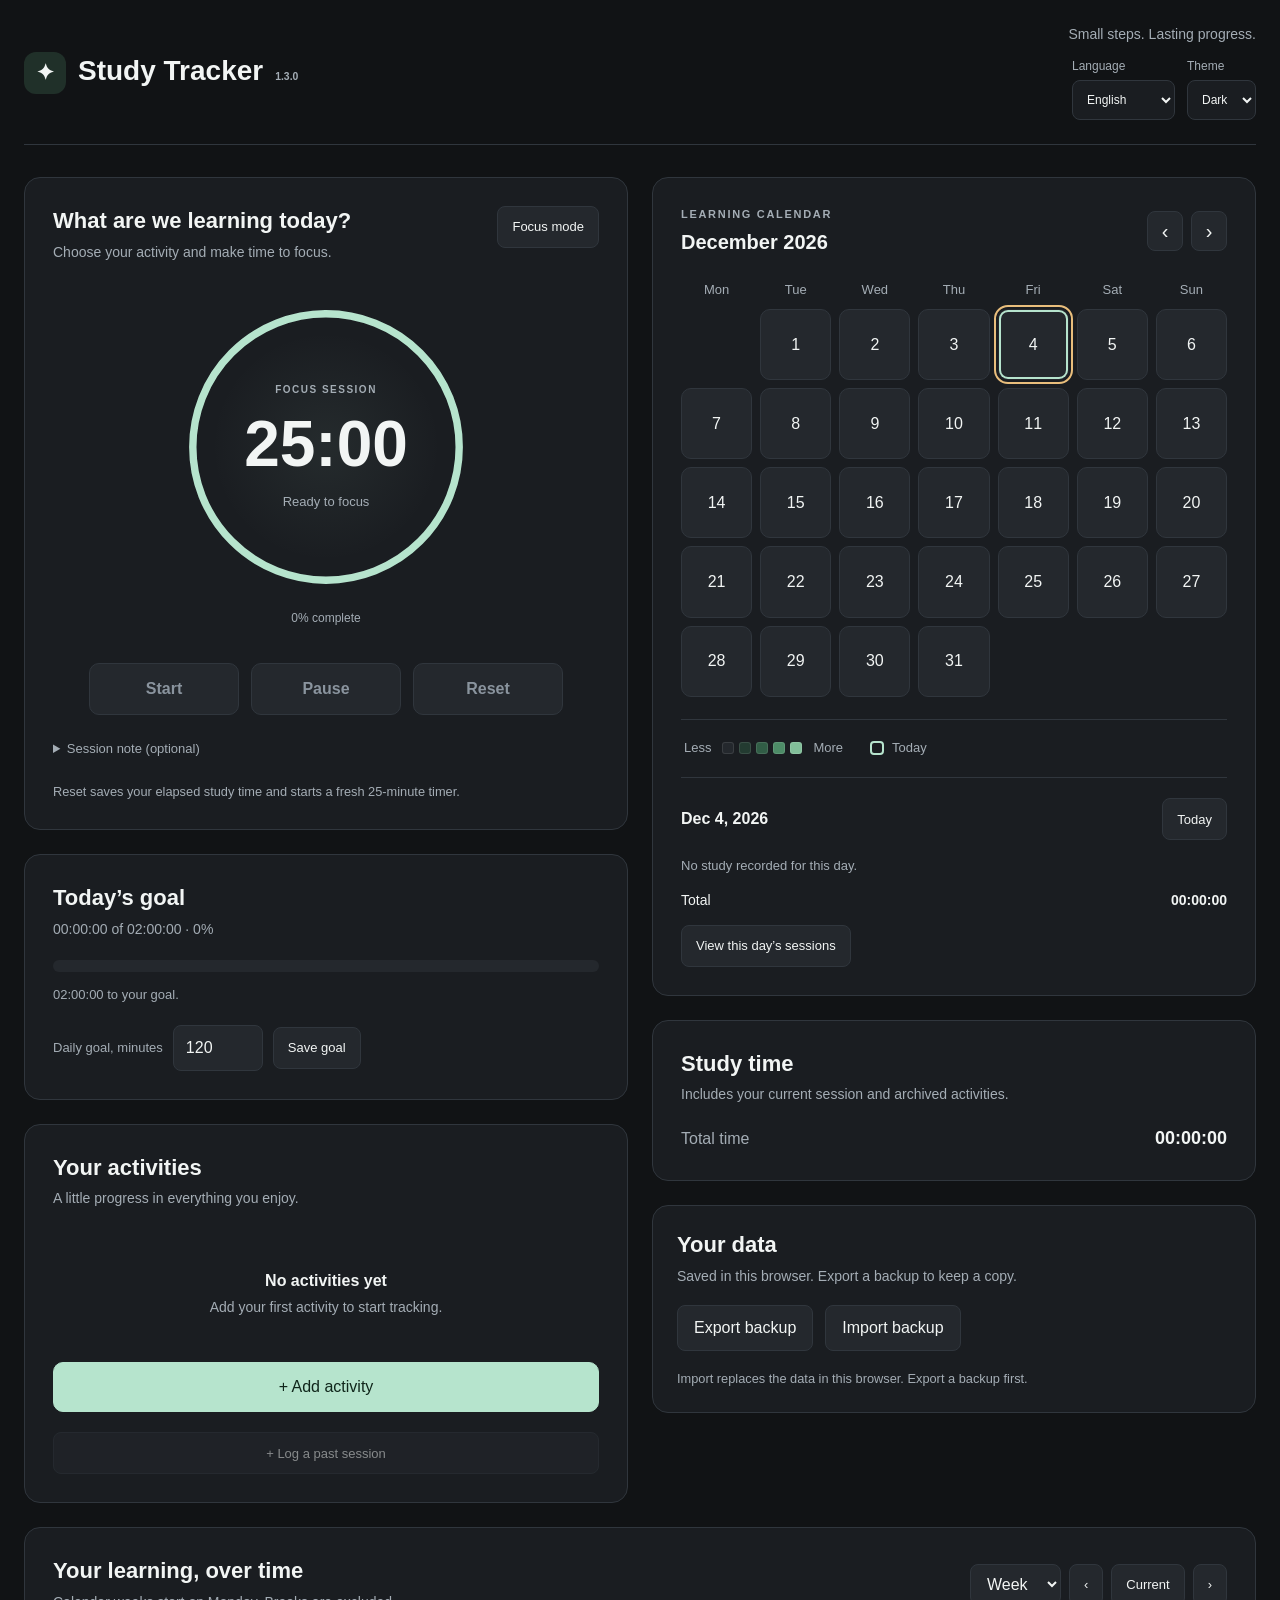
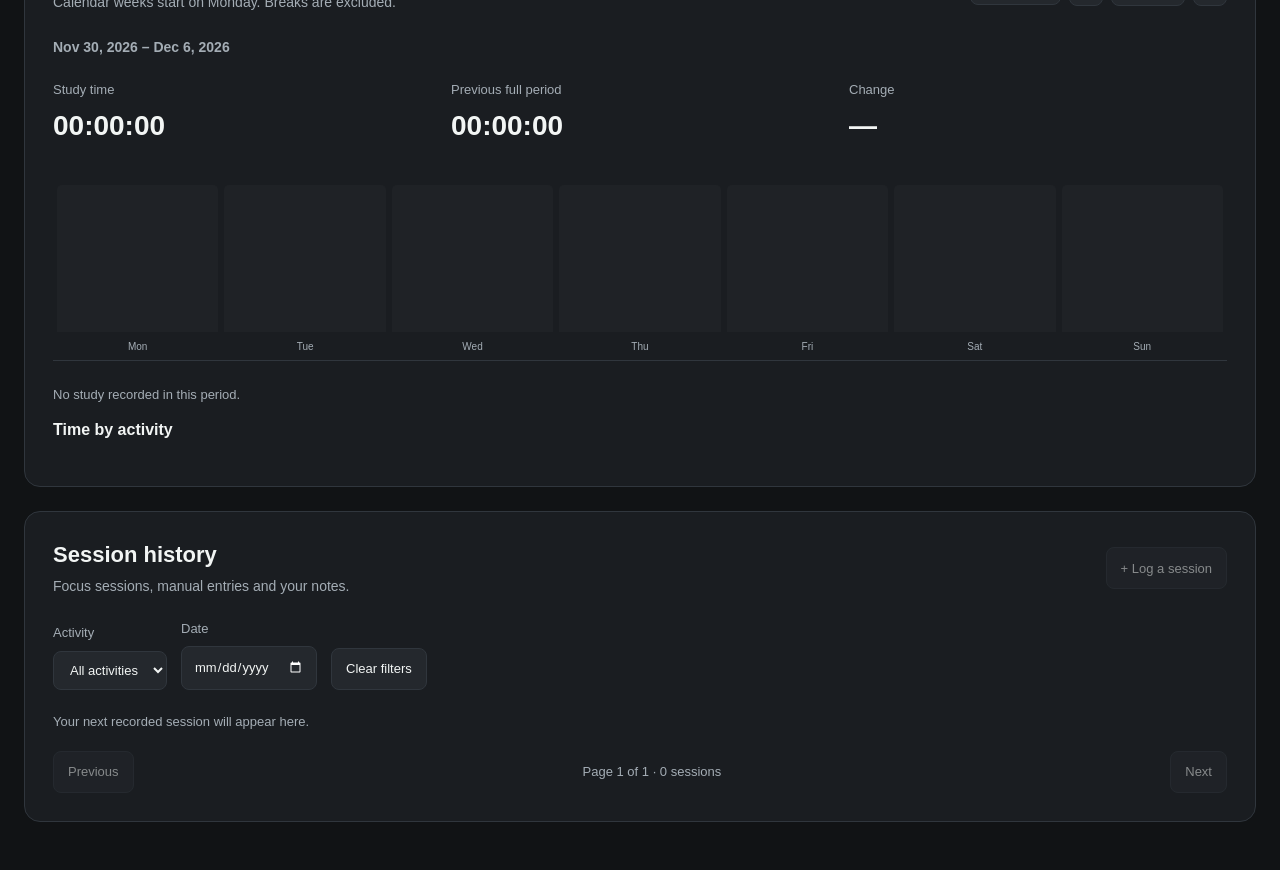
<file: index.html>
<!doctype html>
<html lang="en">
<head>
<meta charset="UTF-8"><meta name="viewport" content="width=device-width, initial-scale=1">
<title>Study Tracker</title><script src="i18n.js"></script><link rel="stylesheet" href="style.css"><script src="core.js" defer></script><script src="script.js" defer></script>
</head>
<body>
<header class="page-header"><div class="logo"><span class="logo-icon" aria-hidden="true">✦</span><span>Study Tracker</span><span id="app-version">1.3.0</span></div><div class="header-tools"><p class="header-note"><span data-i18n="Small steps. Lasting progress.">Small steps. Lasting progress.</span></p><div class="preferences"><label for="language_select"><span data-i18n="Language">Language</span><select id="language_select"><option value="en" lang="en">English</option><option value="uk" lang="uk">Українська</option></select></label><label for="theme_select"><span data-i18n="Theme">Theme</span><select id="theme_select"><option value="dark" data-i18n="Dark">Dark</option><option value="light" data-i18n="Light">Light</option></select></label></div></div></header>
<main class="dashboard">
<div class="left-column">
<section class="timer" aria-labelledby="timer-heading">
<div class="timer-top"><div class="card-heading"><h1 id="timer-heading"><span data-i18n="What are we learning today?">What are we learning today?</span></h1><p><span data-i18n="Choose your activity and make time to focus.">Choose your activity and make time to focus.</span></p></div><button id="focus_mode" class="quiet-button" type="button" aria-pressed="false"><span data-i18n="Focus mode">Focus mode</span></button></div>
<div class="activity-field"><label for="subjects"><span data-i18n="Activity">Activity</span></label><select id="subjects" disabled><option value="">Add an activity to begin</option></select></div>
<div class="timer-clock">
  <div id="timer_visual" class="timer-visual" data-state="ready">
    <svg class="timer-ring" viewBox="0 0 240 240" aria-hidden="true" focusable="false">
      <circle class="timer-ring-track" cx="120" cy="120" r="108" />
      <circle id="timer_ring_progress" class="timer-ring-progress" cx="120" cy="120" r="108" pathLength="100" />
    </svg>
    <div class="timer-ring-content">
      <span id="session_label" class="session-label"><span data-i18n="Focus session">Focus session</span></span>
      <div class="timer_time" role="timer" aria-label="Time remaining" data-i18n-aria-label="Time remaining">25:00</div>
      <span id="timer_state" class="timer-state"><span data-i18n="Ready to focus">Ready to focus</span></span>
    </div>
  </div>
  <span id="timer_progress_text" class="timer-progress-text"><span data-i18n="0% complete">0% complete</span></span>
</div>
<div class="timer_buttons"><button id="btn_start" class="button start" type="button" disabled><span id="start_label"><span data-i18n="Start">Start</span></span></button><button id="btn_pause" class="button pause" type="button" disabled><span data-i18n="Pause">Pause</span></button><button id="btn_reset" class="button reset" type="button" disabled><span data-i18n="Reset">Reset</span></button></div>
<button id="skip_break" class="quiet-button" type="button" hidden><span data-i18n="Skip break · Back to focus">Skip break · Back to focus</span></button>
<details id="session_note_box"><summary><span data-i18n="Session note">Session note</span> <span class="muted"><span data-i18n="(optional)">(optional)</span></span></summary><label class="sr-only" for="session_note"><span data-i18n="Note for this session">Note for this session</span></label><textarea id="session_note" maxlength="500" rows="2" placeholder="What are you working on?" data-i18n-placeholder="What are you working on?"></textarea></details>
<p class="timer-help"><span data-i18n="Reset saves your elapsed study time and starts a fresh 25-minute timer.">Reset saves your elapsed study time and starts a fresh 25-minute timer.</span></p>
<p id="app_status" class="app-status" role="status" aria-live="polite" hidden></p>
</section>
<section class="goal-card" aria-labelledby="goal_heading"><div class="card-heading"><h2 id="goal_heading"><span data-i18n="Today’s goal">Today’s goal</span></h2><p id="goal_summary"><span data-i18n="0 of 120 minutes">0 of 120 minutes</span></p></div><progress id="goal_progress" max="7200" value="0" aria-label="Progress toward today’s study goal" data-i18n-aria-label="Progress toward today’s study goal"></progress><p id="goal_remaining" class="muted"></p><form id="goal_form" class="inline-form"><label for="goal_minutes"><span data-i18n="Daily goal, minutes">Daily goal, minutes</span></label><input id="goal_minutes" type="number" min="1" max="1440" step="1" value="120" required><button type="submit"><span data-i18n="Save goal">Save goal</span></button></form></section>
<section class="activity_block" aria-labelledby="activities-heading"><div class="card-heading"><h2 id="activities-heading"><span data-i18n="Your activities">Your activities</span></h2><p><span data-i18n="A little progress in everything you enjoy.">A little progress in everything you enjoy.</span></p></div>
<div id="empty_box"><p class="empty-title"><span data-i18n="No activities yet">No activities yet</span></p><p class="empty-description"><span data-i18n="Add your first activity to start tracking.">Add your first activity to start tracking.</span></p></div><ul id="activity_list" aria-label="Your activities" data-i18n-aria-label="Your activities"></ul><button id="add_subject" type="button"><span data-i18n="+ Add activity">+ Add activity</span></button><button id="manual_entry" class="quiet-button" type="button"><span data-i18n="+ Log a past session">+ Log a past session</span></button></section>

</div>
<div class="right-column"><section id="study_calendar_container" aria-labelledby="calendar_date"><div class="calendar_header"><div class="calendar-heading"><span class="eyebrow"><span data-i18n="Learning calendar">Learning calendar</span></span><h2 id="calendar_date"><span data-i18n="Calendar">Calendar</span></h2></div><div class="calendar_nav_block"><button id="prev_month" type="button" aria-label="Previous month" data-i18n-aria-label="Previous month">‹</button><button id="next_month" type="button" aria-label="Next month" data-i18n-aria-label="Next month">›</button></div></div><div class="calendar_days" aria-hidden="true"><div><span data-i18n="Mon">Mon</span></div><div><span data-i18n="Tue">Tue</span></div><div><span data-i18n="Wed">Wed</span></div><div><span data-i18n="Thu">Thu</span></div><div><span data-i18n="Fri">Fri</span></div><div><span data-i18n="Sat">Sat</span></div><div><span data-i18n="Sun">Sun</span></div></div><div id="study_calendar" role="group" aria-label="Select a day" data-i18n-aria-label="Select a day"></div><div class="calendar-legend"><span class="heat-legend" aria-label="Darker to brighter: no study, under 30 minutes, 30 to 59 minutes, 1 to 2 hours, 2 hours or more" data-i18n-aria-label="Darker to brighter: no study, under 30 minutes, 30 to 59 minutes, 1 to 2 hours, 2 hours or more"><span><span data-i18n="Less">Less</span></span><i data-heat="0"></i><i data-heat="1"></i><i data-heat="2"></i><i data-heat="3"></i><i data-heat="4"></i><span><span data-i18n="More">More</span></span></span><span class="legend-item"><span class="legend-today" aria-hidden="true"></span><span data-i18n="Today">Today</span></span></div><div class="day-details"><div class="section-heading"><h3 id="selected_day_heading"><span data-i18n="Selected day">Selected day</span></h3><button id="today_button" class="quiet-button" type="button"><span data-i18n="Today">Today</span></button></div><ul id="day_stats" class="time-list"></ul><p id="day_empty" class="muted"><span data-i18n="No study recorded for this day.">No study recorded for this day.</span></p><p class="day-total"><span><span data-i18n="Total">Total</span></span><strong id="day_total">00:00:00</strong></p><button id="day_history" class="quiet-button" type="button"><span data-i18n="View this day’s sessions">View this day’s sessions</span></button></div></section>
<section class="statistics" aria-labelledby="statistics-heading"><div class="card-heading"><h2 id="statistics-heading"><span data-i18n="Study time">Study time</span></h2><p><span data-i18n="Includes your current session and archived activities.">Includes your current session and archived activities.</span></p></div><ul id="study_stats" aria-label="Study time by activity" data-i18n-aria-label="Study time by activity"></ul><p class="statistics-total"><span><span data-i18n="Total time">Total time</span></span><span id="study_time">00:00:00</span></p></section><section class="backup-card" aria-labelledby="backup-heading"><div class="card-heading"><h2 id="backup-heading"><span data-i18n="Your data">Your data</span></h2><p><span data-i18n="Saved in this browser. Export a backup to keep a copy.">Saved in this browser. Export a backup to keep a copy.</span></p></div><div class="backup-actions"><button id="export_data" type="button"><span data-i18n="Export backup">Export backup</span></button><button id="import_data" type="button"><span data-i18n="Import backup">Import backup</span></button></div><input id="backup_file" type="file" accept="application/json,.json" hidden><p class="timer-help"><span data-i18n="Import replaces the data in this browser. Export a backup first.">Import replaces the data in this browser. Export a backup first.</span></p></section></div>
<section class="analytics-card wide-card" aria-labelledby="analytics_heading"><div class="section-heading"><div class="card-heading"><h2 id="analytics_heading"><span data-i18n="Your learning, over time">Your learning, over time</span></h2><p><span data-i18n="Calendar weeks start on Monday. Breaks are excluded.">Calendar weeks start on Monday. Breaks are excluded.</span></p></div><div class="period-controls"><label class="sr-only" for="period_type"><span data-i18n="Statistics period">Statistics period</span></label><select id="period_type"><option value="week" data-i18n="Week">Week</option><option value="month" data-i18n="Month">Month</option></select><button id="period_prev" type="button" aria-label="Previous statistics period" data-i18n-aria-label="Previous statistics period">‹</button><button id="period_today" type="button"><span data-i18n="Current">Current</span></button><button id="period_next" type="button" aria-label="Next statistics period" data-i18n-aria-label="Next statistics period">›</button></div></div><h3 id="period_label"></h3><div class="period-summary"><div><span class="muted"><span data-i18n="Study time">Study time</span></span><strong id="period_total">00:00:00</strong></div><div><span class="muted"><span data-i18n="Previous full period">Previous full period</span></span><strong id="previous_total">00:00:00</strong></div><div><span class="muted"><span data-i18n="Change">Change</span></span><strong id="period_change">—</strong></div></div><div class="chart-scroll"><ol id="daily_chart" class="daily-chart" aria-label="Daily study time" data-i18n-aria-label="Daily study time"></ol></div><p id="chart_empty" class="muted" hidden><span data-i18n="No study recorded in this period.">No study recorded in this period.</span></p><h3><span data-i18n="Time by activity">Time by activity</span></h3><ul id="period_activities" class="time-list"></ul></section>
<section class="history-card wide-card" aria-labelledby="history_heading"><div class="section-heading"><div class="card-heading"><h2 id="history_heading"><span data-i18n="Session history">Session history</span></h2><p><span data-i18n="Focus sessions, manual entries and your notes.">Focus sessions, manual entries and your notes.</span></p></div><button id="history_manual" class="quiet-button" type="button"><span data-i18n="+ Log a session">+ Log a session</span></button></div><p id="history_legacy" class="muted" hidden><span data-i18n="Earlier study totals are included in your statistics. Individual sessions were not recorded by the old version.">Earlier study totals are included in your statistics. Individual sessions were not recorded by the old version.</span></p><div class="history-filters"><label><span data-i18n="Activity">Activity</span><select id="history_activity"><option value="">All activities</option></select></label><label><span data-i18n="Date">Date</span><input id="history_date" type="date"></label><button id="history_clear" class="quiet-button" type="button"><span data-i18n="Clear filters">Clear filters</span></button></div><ul id="history_list" class="history-list"></ul><p id="history_empty" class="muted"><span data-i18n="Your next recorded session will appear here.">Your next recorded session will appear here.</span></p><div class="history-pagination"><button id="history_prev" class="quiet-button" type="button"><span data-i18n="Previous">Previous</span></button><span id="history_page" class="muted"><span data-i18n="Page 1 of 1">Page 1 of 1</span></span><button id="history_next" class="quiet-button" type="button"><span data-i18n="Next">Next</span></button></div></section>
</main>
<dialog id="activity_dialog" aria-labelledby="dialog_heading"><form id="activity_form"><h2 id="dialog_heading"><span data-i18n="Add activity">Add activity</span></h2><label for="activity_name"><span data-i18n="Activity name">Activity name</span></label><input id="activity_name" name="activity" type="text" minlength="2" maxlength="60" required autocomplete="off" aria-describedby="activity_error"><p id="activity_error" role="alert"></p><div class="dialog-actions"><button id="cancel_activity" type="button"><span data-i18n="Cancel">Cancel</span></button><button type="submit"><span data-i18n="Add activity">Add activity</span></button></div></form></dialog>
<dialog id="manual_dialog" aria-labelledby="manual_heading"><form id="manual_form"><h2 id="manual_heading"><span data-i18n="Log a past session">Log a past session</span></h2><p class="muted"><span data-i18n="For study time that was not already tracked.">For study time that was not already tracked.</span></p><label for="manual_activity"><span data-i18n="Activity">Activity</span></label><select id="manual_activity" required></select><label for="manual_date"><span data-i18n="Date">Date</span></label><input id="manual_date" type="date" required><label for="manual_minutes"><span data-i18n="Duration, minutes">Duration, minutes</span></label><input id="manual_minutes" type="number" min="1" max="1440" step="1" required><label for="manual_note"><span data-i18n="Note (optional)">Note (optional)</span></label><textarea id="manual_note" maxlength="500" rows="3"></textarea><p id="manual_error" class="form-error" role="alert"></p><div class="dialog-actions"><button id="cancel_manual" type="button"><span data-i18n="Cancel">Cancel</span></button><button type="submit"><span data-i18n="Save session">Save session</span></button></div></form></dialog>
<dialog id="note_dialog" aria-labelledby="note_heading"><form id="note_form"><h2 id="note_heading"><span data-i18n="Session note">Session note</span></h2><label for="history_note"><span data-i18n="What did you learn?">What did you learn?</span></label><textarea id="history_note" maxlength="500" rows="5"></textarea><div class="dialog-actions"><button id="cancel_note" type="button"><span data-i18n="Cancel">Cancel</span></button><button type="submit"><span data-i18n="Save note">Save note</span></button></div></form></dialog>
<audio id="bell" src="sounds/bell.wav" preload="auto"></audio>
</body></html>
</file>
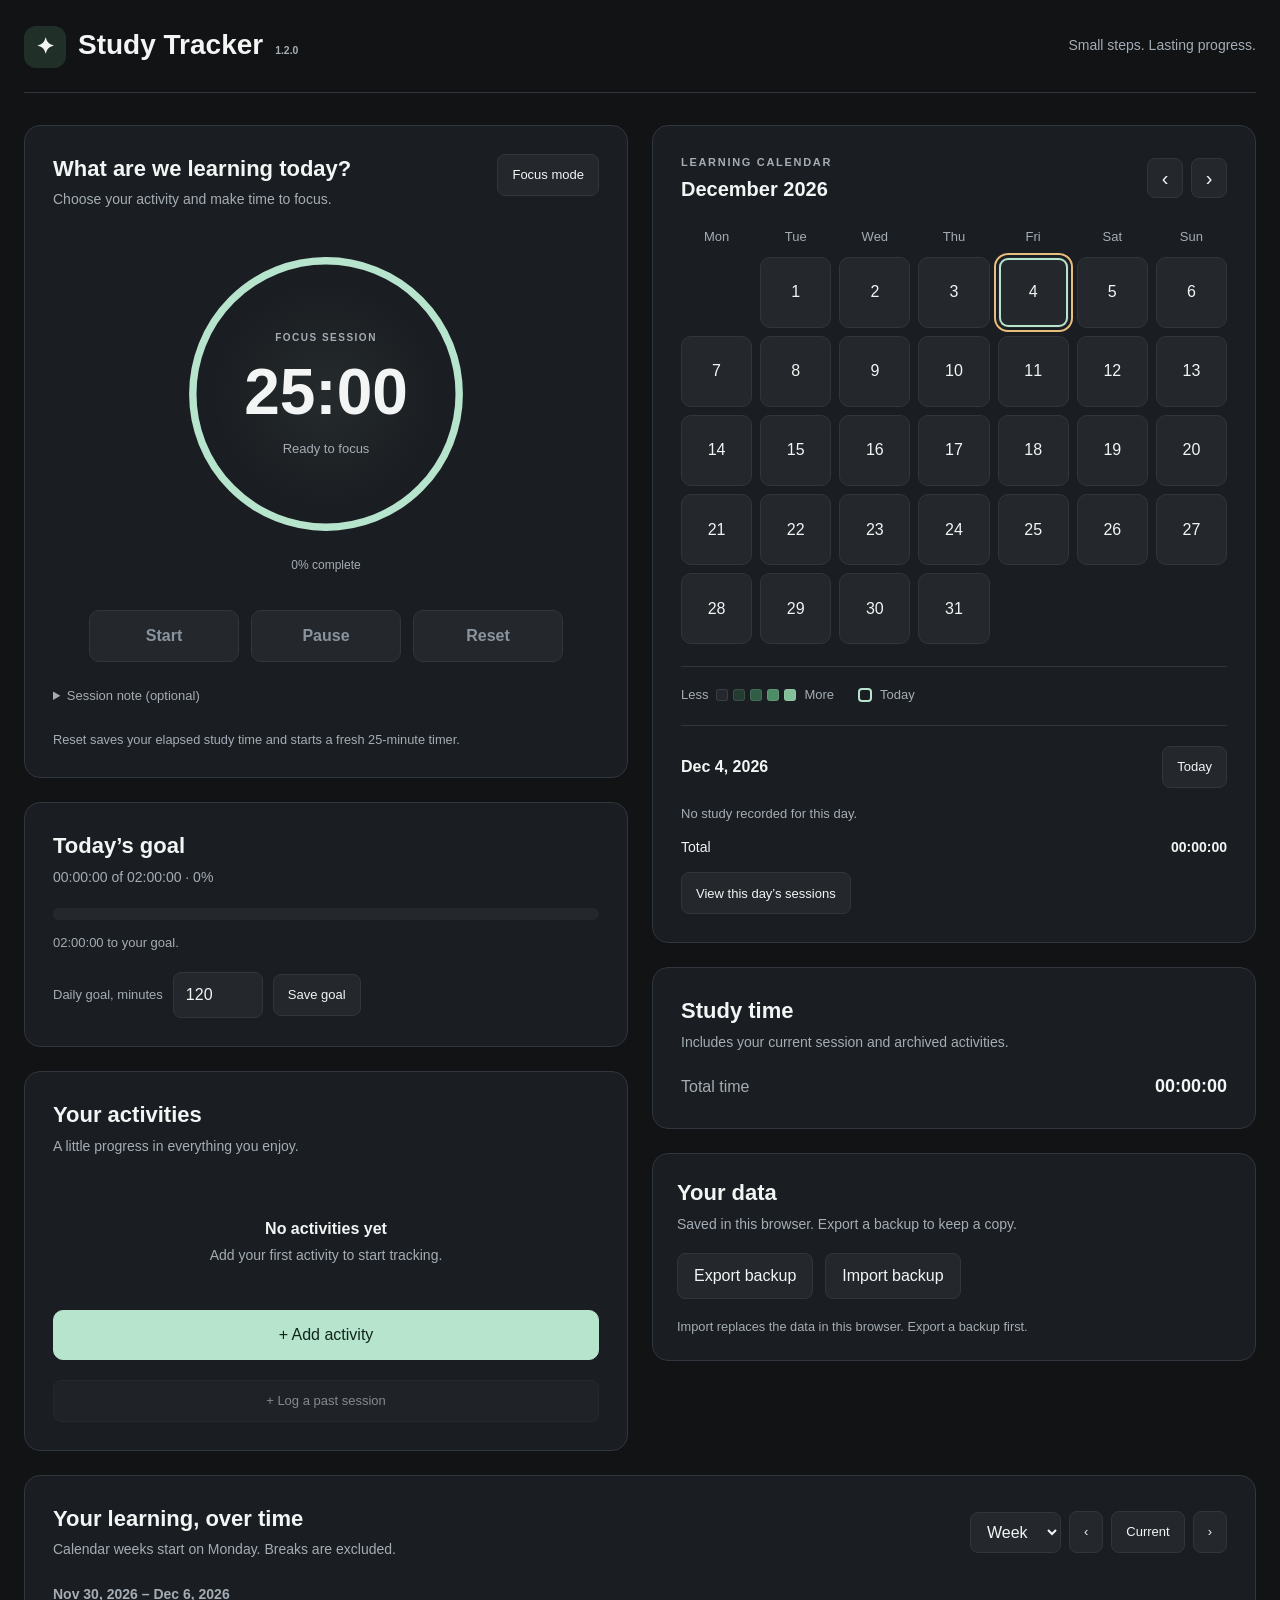
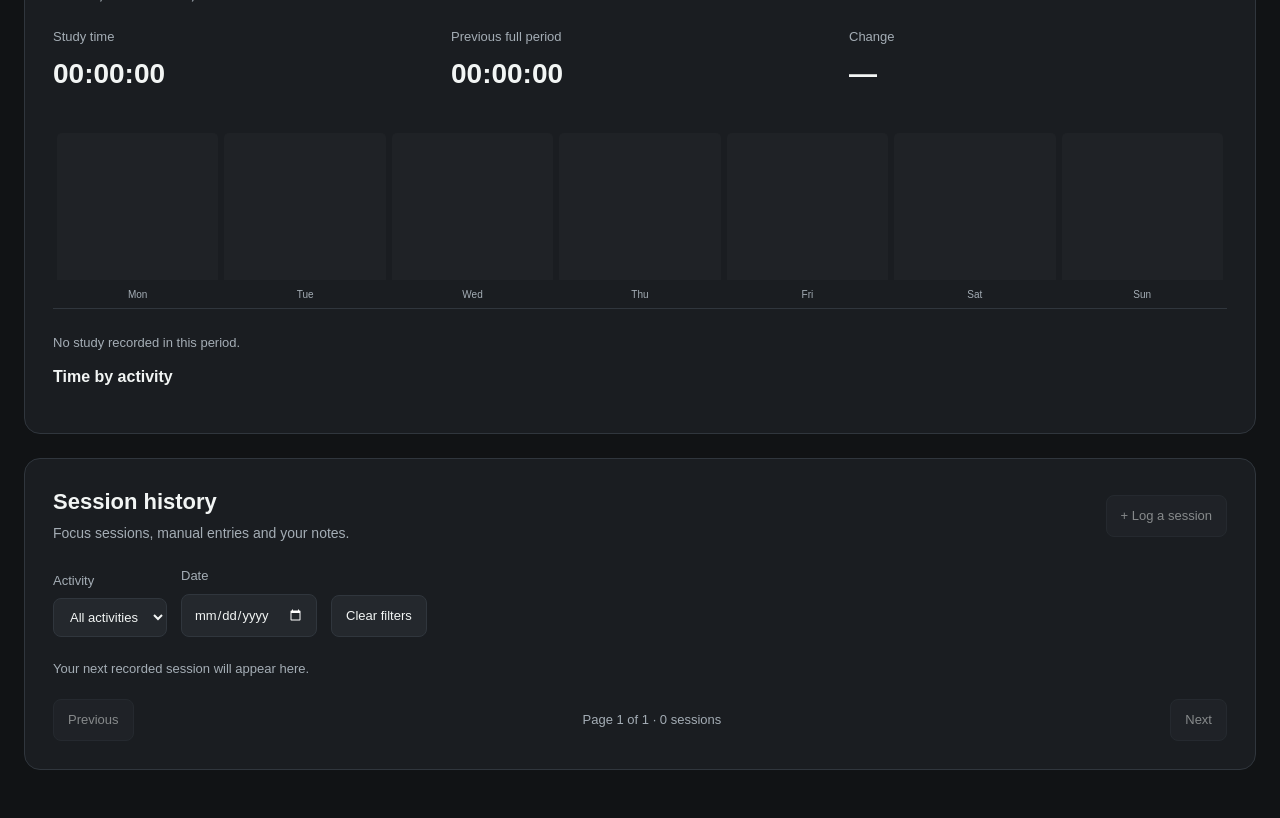
<file: sounds/study-tracker/index.html>
<!doctype html>
<html lang="en">
<head>
<meta charset="UTF-8"><meta name="viewport" content="width=device-width, initial-scale=1">
<title>Study Tracker</title><link rel="stylesheet" href="style.css"><script src="core.js" defer></script><script src="script.js" defer></script>
</head>
<body>
<header class="page-header"><div class="logo"><span class="logo-icon" aria-hidden="true">✦</span><span>Study Tracker</span><span id="app-version">1.2.0</span></div><p class="header-note">Small steps. Lasting progress.</p></header>
<main class="dashboard">
<div class="left-column">
<section class="timer" aria-labelledby="timer-heading">
<div class="timer-top"><div class="card-heading"><h1 id="timer-heading">What are we learning today?</h1><p>Choose your activity and make time to focus.</p></div><button id="focus_mode" class="quiet-button" type="button" aria-pressed="false">Focus mode</button></div>
<div class="activity-field"><label for="subjects">Activity</label><select id="subjects" disabled><option value="">Add an activity to begin</option></select></div>
<div class="timer-clock">
  <div id="timer_visual" class="timer-visual" data-state="ready">
    <svg class="timer-ring" viewBox="0 0 240 240" aria-hidden="true" focusable="false">
      <circle class="timer-ring-track" cx="120" cy="120" r="108" />
      <circle id="timer_ring_progress" class="timer-ring-progress" cx="120" cy="120" r="108" pathLength="100" />
    </svg>
    <div class="timer-ring-content">
      <span id="session_label" class="session-label">Focus session</span>
      <div class="timer_time" role="timer" aria-label="Time remaining">25:00</div>
      <span id="timer_state" class="timer-state">Ready to focus</span>
    </div>
  </div>
  <span id="timer_progress_text" class="timer-progress-text">0% complete</span>
</div>
<div class="timer_buttons"><button id="btn_start" class="button start" type="button" disabled><span id="start_label">Start</span></button><button id="btn_pause" class="button pause" type="button" disabled>Pause</button><button id="btn_reset" class="button reset" type="button" disabled>Reset</button></div>
<button id="skip_break" class="quiet-button" type="button" hidden>Skip break · Back to focus</button>
<details id="session_note_box"><summary>Session note <span class="muted">(optional)</span></summary><label class="sr-only" for="session_note">Note for this session</label><textarea id="session_note" maxlength="500" rows="2" placeholder="What are you working on?"></textarea></details>
<p class="timer-help">Reset saves your elapsed study time and starts a fresh 25-minute timer.</p>
<p id="app_status" class="app-status" role="status" aria-live="polite" hidden></p>
</section>
<section class="goal-card" aria-labelledby="goal_heading"><div class="card-heading"><h2 id="goal_heading">Today’s goal</h2><p id="goal_summary">0 of 120 minutes</p></div><progress id="goal_progress" max="7200" value="0" aria-label="Progress toward today’s study goal"></progress><p id="goal_remaining" class="muted"></p><form id="goal_form" class="inline-form"><label for="goal_minutes">Daily goal, minutes</label><input id="goal_minutes" type="number" min="1" max="1440" step="1" value="120" required><button type="submit">Save goal</button></form></section>
<section class="activity_block" aria-labelledby="activities-heading"><div class="card-heading"><h2 id="activities-heading">Your activities</h2><p>A little progress in everything you enjoy.</p></div>
<div id="empty_box"><p class="empty-title">No activities yet</p><p class="empty-description">Add your first activity to start tracking.</p></div><ul id="activity_list" aria-label="Your activities"></ul><button id="add_subject" type="button">+ Add activity</button><button id="manual_entry" class="quiet-button" type="button">+ Log a past session</button></section>

</div>
<div class="right-column"><section id="study_calendar_container" aria-labelledby="calendar_date"><div class="calendar_header"><div class="calendar-heading"><span class="eyebrow">Learning calendar</span><h2 id="calendar_date">Calendar</h2></div><div class="calendar_nav_block"><button id="prev_month" type="button" aria-label="Previous month">‹</button><button id="next_month" type="button" aria-label="Next month">›</button></div></div><div class="calendar_days" aria-hidden="true"><div>Mon</div><div>Tue</div><div>Wed</div><div>Thu</div><div>Fri</div><div>Sat</div><div>Sun</div></div><div id="study_calendar" role="group" aria-label="Select a day"></div><div class="calendar-legend"><span class="heat-legend" aria-label="Darker to brighter: no study, under 30 minutes, 30 to 59 minutes, 1 to 2 hours, 2 hours or more"><span>Less</span><i data-heat="0"></i><i data-heat="1"></i><i data-heat="2"></i><i data-heat="3"></i><i data-heat="4"></i><span>More</span></span><span class="legend-item"><span class="legend-today" aria-hidden="true"></span>Today</span></div><div class="day-details"><div class="section-heading"><h3 id="selected_day_heading">Selected day</h3><button id="today_button" class="quiet-button" type="button">Today</button></div><ul id="day_stats" class="time-list"></ul><p id="day_empty" class="muted">No study recorded for this day.</p><p class="day-total"><span>Total</span><strong id="day_total">00:00:00</strong></p><button id="day_history" class="quiet-button" type="button">View this day’s sessions</button></div></section>
<section class="statistics" aria-labelledby="statistics-heading"><div class="card-heading"><h2 id="statistics-heading">Study time</h2><p>Includes your current session and archived activities.</p></div><ul id="study_stats" aria-label="Study time by activity"></ul><p class="statistics-total"><span>Total time</span><span id="study_time">00:00:00</span></p></section><section class="backup-card" aria-labelledby="backup-heading"><div class="card-heading"><h2 id="backup-heading">Your data</h2><p>Saved in this browser. Export a backup to keep a copy.</p></div><div class="backup-actions"><button id="export_data" type="button">Export backup</button><button id="import_data" type="button">Import backup</button></div><input id="backup_file" type="file" accept="application/json,.json" hidden><p class="timer-help">Import replaces the data in this browser. Export a backup first.</p></section></div>
<section class="analytics-card wide-card" aria-labelledby="analytics_heading"><div class="section-heading"><div class="card-heading"><h2 id="analytics_heading">Your learning, over time</h2><p>Calendar weeks start on Monday. Breaks are excluded.</p></div><div class="period-controls"><label class="sr-only" for="period_type">Statistics period</label><select id="period_type"><option value="week">Week</option><option value="month">Month</option></select><button id="period_prev" type="button" aria-label="Previous statistics period">‹</button><button id="period_today" type="button">Current</button><button id="period_next" type="button" aria-label="Next statistics period">›</button></div></div><h3 id="period_label"></h3><div class="period-summary"><div><span class="muted">Study time</span><strong id="period_total">00:00:00</strong></div><div><span class="muted">Previous full period</span><strong id="previous_total">00:00:00</strong></div><div><span class="muted">Change</span><strong id="period_change">—</strong></div></div><div class="chart-scroll"><ol id="daily_chart" class="daily-chart" aria-label="Daily study time"></ol></div><p id="chart_empty" class="muted" hidden>No study recorded in this period.</p><h3>Time by activity</h3><ul id="period_activities" class="time-list"></ul></section>
<section class="history-card wide-card" aria-labelledby="history_heading"><div class="section-heading"><div class="card-heading"><h2 id="history_heading">Session history</h2><p>Focus sessions, manual entries and your notes.</p></div><button id="history_manual" class="quiet-button" type="button">+ Log a session</button></div><p id="history_legacy" class="muted" hidden>Earlier study totals are included in your statistics. Individual sessions were not recorded by the old version.</p><div class="history-filters"><label>Activity<select id="history_activity"><option value="">All activities</option></select></label><label>Date<input id="history_date" type="date"></label><button id="history_clear" class="quiet-button" type="button">Clear filters</button></div><ul id="history_list" class="history-list"></ul><p id="history_empty" class="muted">Your next recorded session will appear here.</p><div class="history-pagination"><button id="history_prev" class="quiet-button" type="button">Previous</button><span id="history_page" class="muted">Page 1 of 1</span><button id="history_next" class="quiet-button" type="button">Next</button></div></section>
</main>
<dialog id="activity_dialog" aria-labelledby="dialog_heading"><form id="activity_form"><h2 id="dialog_heading">Add activity</h2><label for="activity_name">Activity name</label><input id="activity_name" name="activity" type="text" minlength="2" maxlength="60" required autocomplete="off" aria-describedby="activity_error"><p id="activity_error" role="alert"></p><div class="dialog-actions"><button id="cancel_activity" type="button">Cancel</button><button type="submit">Add activity</button></div></form></dialog>
<dialog id="manual_dialog" aria-labelledby="manual_heading"><form id="manual_form"><h2 id="manual_heading">Log a past session</h2><p class="muted">For study time that was not already tracked.</p><label for="manual_activity">Activity</label><select id="manual_activity" required></select><label for="manual_date">Date</label><input id="manual_date" type="date" required><label for="manual_minutes">Duration, minutes</label><input id="manual_minutes" type="number" min="1" max="1440" step="1" required><label for="manual_note">Note (optional)</label><textarea id="manual_note" maxlength="500" rows="3"></textarea><p id="manual_error" class="form-error" role="alert"></p><div class="dialog-actions"><button id="cancel_manual" type="button">Cancel</button><button type="submit">Save session</button></div></form></dialog>
<dialog id="note_dialog" aria-labelledby="note_heading"><form id="note_form"><h2 id="note_heading">Session note</h2><label for="history_note">What did you learn?</label><textarea id="history_note" maxlength="500" rows="5"></textarea><div class="dialog-actions"><button id="cancel_note" type="button">Cancel</button><button type="submit">Save note</button></div></form></dialog>
<audio id="bell" src="sounds/bell.wav" preload="auto"></audio>
</body></html>
</file>
<file: style.css>
:root {
  color-scheme: dark;
  --page: #111315;
  --surface: #1a1d21;
  --raised: #24282d;
  --border: #30363d;
  --text: #f2f5f4;
  --muted: #a4adb5;
  --mint: #b6e4cd;
  --start-hover: #c9f0dd;
  --pause: #e9be7c;
  --pause-hover: #f4cf97;
  --reset: #2c3238;
  --reset-hover: #3b444d;
  --disabled-text: #8a949e;
}

* {
  box-sizing: border-box;
}

body {
  margin: 0;
  min-height: 100vh;
  font-family: Arial, sans-serif;
  line-height: 1.5;
  background-color: var(--page);
  color: var(--text);
}

button,
select {
  font: inherit;
}

button:focus-visible,
select:focus-visible {
  outline: 2px solid var(--mint);
  outline-offset: 3px;
}

header,
.dashboard {
  width: min(1240px, calc(100% - 48px));
  margin-inline: auto;
}

header {
  display: flex;
  align-items: center;
  justify-content: space-between;
  gap: 24px;
  padding: 24px 0;
  border-bottom: 1px solid var(--border);
}

.logo {
  display: flex;
  align-items: baseline;
  gap: 12px;
  font-size: 1.75rem;
  font-weight: 700;
}

.logo i {
  color: var(--mint);
}

.logo-icon {
  display: inline-flex;
  align-items: center;
  justify-content: center;
  width: 42px;
  height: 42px;
  border-radius: 12px;
  background-color: var(--logo-bg);
  font-size: 1.375rem;
}

#app-version {
  font-size: .5rem;
}

.header-note {
  margin: 0;
  color: var(--muted);
  font-size: 0.875rem;
}

/* Дві незалежні колонки з картками. */
.dashboard {
  display: grid;
  grid-template-columns: repeat(2, minmax(0, 1fr));
  gap: 24px;
  margin-block: 32px 48px;
}

.left-column,
.right-column {
  display: flex;
  flex-direction: column;
  gap: 24px;
  min-width: 0;
}

.timer,
.activity_block,
#study_calendar_container,
.statistics {
  min-width: 0;
  padding: 28px;
  background-color: var(--surface);
  border: 1px solid var(--border);
  border-radius: 16px;
}

/* Таймер. */
.timer {
  display: flex;
  flex-direction: column;
  min-height: 440px;
  gap: 24px;
}

h1,
h2 {
  margin: 0;
  font-size: 1.375rem;
  line-height: 1.35;
}

.card-heading p {
  margin: 6px 0 0;
  color: var(--muted);
  font-size: 0.875rem;
}

.activity-field label {
  display: block;
  margin-bottom: 8px;
  color: var(--muted);
  font-size: 0.8125rem;
}


#subjects {
  display: block;
  width: 100%;
  min-height: 50px;
  padding: 12px 16px;
  background-color: var(--raised);
  color: var(--text);
  border: 1px solid var(--border);
  border-radius: 10px;
  cursor: pointer;
}

.timer-clock {
  display: flex;
  flex: 1;
  flex-direction: column;
  align-items: center;
  justify-content: center;
  gap: 14px;
  padding-block: 12px;
}

.session-label,
.eyebrow {
  color: var(--muted);
  font-size: 0.6875rem;
  font-weight: 600;
  letter-spacing: 1.7px;
  text-transform: uppercase;
}

.timer_time {
  min-width: 0;
  font-size: clamp(2.5rem, 5vw, 5rem);
  font-weight: 700;
  font-variant-numeric: tabular-nums;
  line-height: 1.1;
  text-align: center;
  white-space: nowrap;
}

.timer_buttons {
  display: flex;
  justify-content: center;
  gap: 12px;
}

.timer_buttons .button {
  display: inline-flex;
  flex: 1;
  align-items: center;
  justify-content: center;
  gap: 10px;
  min-width: 0;
  max-width: 150px;
  min-height: 52px;
  padding: 12px 20px;
  font-size: 1rem;
  font-weight: 600;
  line-height: 1;
  border: 1px solid transparent;
  border-radius: 10px;
  cursor: pointer;
  transition:
    background-color 0.18s ease,
    border-color 0.18s ease;
}

.button.start {
  background-color: var(--mint);
  color: var(--on-accent);
}

.button.start:hover:not(:disabled) {
  background-color: var(--start-hover);
}

.button.pause {
  background-color: var(--pause);
  color: var(--on-pause);
}

.button.pause:hover:not(:disabled) {
  background-color: var(--pause-hover);
}

.button.reset {
  background-color: var(--reset);
  color: var(--text);
  border-color: var(--reset-border);
}

.button.reset:hover:not(:disabled) {
  background-color: var(--reset-hover);
  border-color: var(--nav-hover-border);
}

.timer_buttons .button:disabled {
  background-color: var(--raised);
  color: var(--disabled-text);
  border-color: var(--border);
  cursor: not-allowed;
}

/* Активності. */
.activity_block {
  display: flex;
  flex: 1;
  flex-direction: column;
  gap: 20px;
  min-height: 260px;
}

#empty_box {
  padding: 24px 16px;
  color: var(--muted);
  text-align: center;
}

.empty-icon {
  display: inline-flex;
  align-items: center;
  justify-content: center;
  width: 52px;
  height: 52px;
  background-color: var(--empty-bg);
  color: var(--mint);
  border: 1px solid var(--heat-border);
  border-radius: 14px;
  font-size: 1.25rem;
}

.empty-title {
  margin: 16px 0 4px;
  color: var(--text);
  font-size: 1rem;
  font-weight: 600;
}

.empty-description {
  margin: 0;
  font-size: 0.875rem;
}

#activity_list {
  margin: 0;
  padding: 0;
  list-style: none;
}

#activity_list:empty,
#study_stats:empty {
  display: none;
}

#activity_list li {
  position: relative;
  display: flex;
  align-items: center;
  justify-content: space-between;
  gap: 16px;
  min-height: 52px;
  padding: 10px 12px 10px 36px;
  border-bottom: 1px solid var(--border);
  border-radius: 8px;
  overflow-wrap: anywhere;
}

#activity_list li::before {
  content: "";
  position: absolute;
  top: 50%;
  left: 14px;
  width: 7px;
  height: 7px;
  background-color: var(--mint);
  border-radius: 50%;
  transform: translateY(-50%);
}

#activity_list li + li {
  margin-top: 6px;
}

#activity_list li:hover {
  background-color: var(--raised);
}

.delete {
  display: inline-flex;
  flex-shrink: 0;
  align-items: center;
  justify-content: center;
  width: 36px;
  height: 36px;
  padding: 8px;
  background-color: transparent;
  color: var(--muted);
  border: none;
  border-radius: 8px;
  cursor: pointer;
  transition:
    background-color 0.18s ease,
    color 0.18s ease;
}

.delete:hover:not(:disabled) {
  background-color: var(--danger-bg);
  color: var(--danger-text);
}

.delete:disabled {
  opacity: 0.45;
  cursor: not-allowed;
}

#add_subject {
  display: flex;
  align-items: center;
  justify-content: center;
  gap: 8px;
  width: 100%;
  min-height: 48px;
  margin-top: auto;
  padding: 12px 18px;
  background-color: transparent;
  color: var(--text);
  border: 1px solid var(--subtle-button-border);
  border-radius: 10px;
  cursor: pointer;
  transition:
    background-color 0.18s ease,
    border-color 0.18s ease;
}

#add_subject:hover {
  background-color: var(--add-hover-bg);
  border-color: var(--add-hover-border);
}

/* Поки список порожній, основна дія — додати активність. */
#empty_box:not(.hide) ~ #add_subject {
  background-color: var(--mint);
  color: var(--on-accent);
  border-color: var(--mint);
}

#empty_box:not(.hide) ~ #add_subject:hover {
  background-color: var(--start-hover);
  border-color: var(--start-hover);
}

/* Календар. */
.calendar_header {
  display: flex;
  align-items: center;
  justify-content: space-between;
  gap: 12px;
  margin-bottom: 24px;
}

#calendar_date {
  font-size: 1.25rem;
  font-weight: 700;
}

.calendar-heading {
  min-width: 0;
}

.calendar-heading .eyebrow {
  display: block;
  margin-bottom: 6px;
}

.calendar_nav_block {
  display: flex;
  flex-shrink: 0;
  gap: 8px;
}

.calendar_nav_block > button {
  display: inline-flex;
  align-items: center;
  justify-content: center;
  width: 36px;
  height: 40px;
  background-color: var(--raised);
  color: var(--text);
  border: 1px solid var(--border);
  border-radius: 8px;
  font-size: 1.25rem;
  cursor: pointer;
  transition:
    background-color 0.18s ease,
    border-color 0.18s ease;
}

.calendar_nav_block > button:hover {
  background-color: var(--surface-hover);
  border-color: var(--nav-hover-border);
}

.calendar_days,
#study_calendar {
  display: grid;
  grid-template-columns: repeat(7, minmax(0, 1fr));
  gap: 8px;
  margin: 0;
}

.calendar_days {
  margin-bottom: 10px;
  color: var(--muted);
  font-size: 0.8125rem;
  font-weight: 500;
  text-align: center;
}

#study_calendar > :is(div, button) {
  position: relative;
  display: flex;
  align-items: center;
  justify-content: center;
  min-width: 0;
  padding: 4px;
  aspect-ratio: 1;
  background-color: var(--raised);
  color: var(--text);
  border: 1px solid var(--border);
  border-radius: 10px;
  font-size: 0.875rem;
  text-align: center;
}

#study_calendar > :is(div, button):empty {
  visibility: hidden;
}

#study_calendar > .study_day {
  background-color: var(--heat-1);
  border-color: var(--heat-border);
}

#study_calendar > .study_day::before {
  content: "";
  position: absolute;
  bottom: 10px;
  left: 50%;
  width: 6px;
  height: 6px;
  background-color: var(--mint);
  border-radius: 50%;
  transform: translateX(-50%);
}

#study_calendar > .today {
  border-color: transparent;
  box-shadow: inset 0 0 0 2px var(--mint);
}

.calendar-legend {
  display: flex;
  flex-wrap: wrap;
  gap: 24px;
  margin-top: 22px;
  padding-top: 18px;
  border-top: 1px solid var(--border);
  color: var(--muted);
  font-size: 0.8125rem;
}

.legend-item {
  display: inline-flex;
  align-items: center;
  gap: 8px;
}

.legend-dot {
  width: 7px;
  height: 7px;
  border-radius: 50%;
  background-color: var(--mint);
}

.legend-today {
  width: 14px;
  height: 14px;
  border: 2px solid var(--mint);
  border-radius: 4px;
}

/* Статистика. */
.statistics {
  display: flex;
  flex-direction: column;
  flex: 1;
  gap: 20px;
}

#study_stats {
  display: flex;
  flex-direction: column;
  gap: 12px;
  margin: 0;
  padding: 0;
  list-style: none;
}

#study_stats li {
  display: flex;
  justify-content: space-between;
  gap: 16px;
  overflow-wrap: anywhere;
}

#study_stats li > span:first-child {
  min-width: 0;
}

.stat-time {
  flex-shrink: 0;
  font-variant-numeric: tabular-nums;
  white-space: nowrap;
}

.app-status {
  margin: 0;
  color: var(--muted);
  font-size: 0.875rem;
  overflow-wrap: anywhere;
}

.statistics-total {
  display: flex;
  flex-wrap: wrap;
  align-items: baseline;
  justify-content: space-between;
  gap: 8px;
  margin: auto 0 0;
  padding-top: 16px;
  color: var(--muted);
  border-top: 1px solid var(--border);
}

#study_stats:empty + p {
  margin-top: 0;
  padding-top: 0;
  border-top: none;
}

#study_time {
  color: var(--text);
  font-size: 1.125rem;
  font-weight: 700;
  font-variant-numeric: tabular-nums;
}

/* Клас приховування, яким керує JavaScript. */
.hide {
  display: none !important;
}

/* Планшети й телефони. */
@media (max-width: 850px) {
  header,
  .dashboard {
    width: calc(100% - 32px);
  }

  .dashboard {
    grid-template-columns: 1fr;
    gap: 20px;
    margin-top: 24px;
  }

  .timer,
  .activity_block,
  #study_calendar_container,
  .statistics {
    padding: 24px;
  }

  .timer {
    min-height: 420px;
  }

  .timer_time {
    font-size: clamp(2.5rem, 10vw, 5rem);
  }
}

@media (max-width: 480px) {
  .header-note {
    display: none;
  }

  .logo {
    font-size: 1.375rem;
  }

  .left-column,
  .right-column {
    gap: 16px;
  }

  .timer,
  .activity_block,
  #study_calendar_container,
  .statistics {
    padding: 18px;
  }

  h1,
  h2 {
    font-size: 1.125rem;
  }

  .timer_buttons {
    gap: 8px;
  }

  .timer_buttons .button {
    flex-direction: column;
    gap: 8px;
    min-height: 68px;
    padding: 12px 8px;
    font-size: 0.875rem;
  }

  #calendar_date {
    font-size: 1.125rem;
  }

    .calendar_nav_block > button {
    width: 32px;
    height: 36px;
  }

  .calendar_days,
  #study_calendar {
    gap: 5px;
  }

  .calendar_days,
  #study_calendar > :is(div, button) {
    font-size: 0.75rem;
  }

  #study_calendar > .study_day::before {
    bottom: 5px;
  }
}

@media (prefers-reduced-motion: reduce) {
  .timer_buttons .button,
  #add_subject,
  .delete,
  .calendar_nav_block > button {
    transition: none;
  }
}
.timer-help { margin: 0; color: var(--muted); font-size: .8rem; }
.backup-card { padding: 24px; background: var(--surface); border: 1px solid var(--border); border-radius: 16px; }
.backup-actions, .dialog-actions { display: flex; flex-wrap: wrap; gap: 12px; margin-block: 18px; }
.backup-actions button, .dialog-actions button { min-height: 44px; padding: 10px 16px; border: 1px solid var(--border); border-radius: 8px; background: var(--raised); color: var(--text); cursor: pointer; }
button:disabled { cursor: not-allowed; }
#subjects:disabled { opacity: .65; cursor: not-allowed; }
#app-version { font-size: .65rem; color: var(--muted); }
dialog { width: min(440px, calc(100% - 32px)); padding: 28px; border: 1px solid var(--border); border-radius: 16px; background: var(--surface); color: var(--text); }
dialog::backdrop { background: rgb(0 0 0 / .7); }
dialog label { display: block; margin-block: 20px 8px; }
dialog input { width: 100%; padding: 12px; font: inherit; background: var(--raised); color: var(--text); border: 1px solid var(--border); border-radius: 8px; }
input:focus-visible { outline: 2px solid var(--mint); outline-offset: 3px; }
#activity_error { color: var(--danger-text); font-size: .875rem; }
#study_calendar > .study_day::before { bottom: 3px; width: 4px; height: 4px; }
.delete { width: 44px; height: 44px; }

/* The ring represents the fraction of focus time still remaining. */
.timer-visual {
  position: relative;
  width: min(100%, 296px);
  aspect-ratio: 1;
  display: grid;
  place-items: center;
  color: var(--mint);
  isolation: isolate;
}
.timer-visual::before {
  content: "";
  position: absolute;
  inset: 12%;
  z-index: -1;
  border-radius: 50%;
  background: radial-gradient(circle, var(--timer-glow), transparent 72%);
}
.timer-ring { position: absolute; inset: 0; width: 100%; height: 100%; transform: rotate(-90deg); }
.timer-ring circle { fill: none; stroke-width: 6; }
.timer-ring-track { stroke: var(--raised); }
.timer-ring-progress {
  stroke: currentColor;
  stroke-linecap: round;
  stroke-dasharray: 100;
  stroke-dashoffset: 0;
  transition: stroke-dashoffset .4s linear, stroke .2s ease;
}
.timer-ring-content { display: flex; flex-direction: column; align-items: center; gap: 12px; color: var(--text); }
.timer-ring-content .timer_time { font-size: clamp(2.5rem, 5vw, 4rem); }
.timer-ring-content .session-label { font-size: .625rem; letter-spacing: 1.5px; }
.timer-state { font-size: .8125rem; color: var(--muted); }
.timer-progress-text { color: var(--muted); font-size: .75rem; font-variant-numeric: tabular-nums; }
.timer-visual[data-state="paused"] { color: var(--pause); }
.timer-visual[data-state="paused"] .timer-state { color: var(--pause); }
.timer-visual[data-state="complete"] .timer-state { color: var(--mint); }
.timer-visual[data-state="complete"] .timer-ring-track { stroke: var(--heat-border); }
@media (max-width: 480px) {
  .timer-visual { width: min(100%, 260px); }
  .timer-ring-content .timer_time { font-size: clamp(2.25rem, 12vw, 3.5rem); }
}
@media (prefers-reduced-motion: reduce) {
  .timer-ring-progress { transition: none; }
}

/* Planning, session history and analytics. */
[hidden] { display: none !important; }
input, textarea, select { font: inherit; }
button, summary { -webkit-tap-highlight-color: transparent; }
button { touch-action: manipulation; }
.goal-card, .analytics-card, .history-card { min-width: 0; padding: 28px; background: var(--surface); border: 1px solid var(--border); border-radius: 16px; }
.wide-card { grid-column: 1 / -1; }
.timer-top, .section-heading { display: flex; align-items: center; justify-content: space-between; gap: 16px; }
.timer-top { align-items: flex-start; }
.quiet-button, .period-controls button, .inline-form button {
  min-height: 42px; padding: 9px 14px; font: inherit; font-size: .8125rem;
  border: 1px solid var(--border); border-radius: 8px; background: var(--raised); color: var(--text); cursor: pointer;
}
.quiet-button:hover:not(:disabled), .period-controls button:hover, .inline-form button:hover { background: var(--surface-hover); }
.quiet-button:disabled { opacity: .5; }
#focus_mode { flex-shrink: 0; }
.muted { color: var(--muted); font-size: .8125rem; }
h3 { margin: 0 0 14px; font-size: 1rem; }
.section-heading h3 { margin-bottom: 0; }
input, textarea, .period-controls select, .history-filters select, dialog select {
  min-width: 0; max-width: 100%; padding: 10px 12px; border-radius: 8px; background: var(--raised);
  color: var(--text); border: 1px solid var(--border); color-scheme: inherit;
}
textarea { display: block; width: 100%; resize: vertical; }
input:focus-visible, textarea:focus-visible, summary:focus-visible { outline: 2px solid var(--mint); outline-offset: 3px; }
#session_note_box summary { color: var(--muted); font-size: .8125rem; cursor: pointer; }
#session_note_box textarea { margin-top: 12px; }
progress { display: block; width: 100%; height: 12px; margin-top: 20px; border: 0; border-radius: 100px; overflow: hidden; background: var(--raised); accent-color: var(--mint); }
progress::-webkit-progress-bar { background: var(--raised); }
progress::-webkit-progress-value { background: var(--mint); border-radius: 100px; }
progress::-moz-progress-bar { background: var(--mint); border-radius: 100px; }
.inline-form { display: flex; align-items: center; flex-wrap: wrap; gap: 10px; margin-top: 20px; }
.inline-form label { font-size: .8125rem; color: var(--muted); }
#goal_minutes { width: 90px; }
#study_calendar > button { font: inherit; cursor: pointer; }
#study_calendar > button:focus-visible { outline-offset: 2px; }
#study_calendar > button[aria-pressed="true"] { outline: 2px solid var(--pause); outline-offset: 2px; }
#study_calendar [data-heat="0"], .heat-legend [data-heat="0"] { background: var(--raised); }
#study_calendar [data-heat="1"], .heat-legend [data-heat="1"] { background: var(--heat-1); }
#study_calendar [data-heat="2"], .heat-legend [data-heat="2"] { background: var(--heat-2); }
#study_calendar [data-heat="3"], .heat-legend [data-heat="3"] { background: var(--heat-3); }
#study_calendar [data-heat="4"], .heat-legend [data-heat="4"] { background: var(--heat-4); color: var(--on-heat-4); }
#study_calendar > .study_day::before { display: none; }
.heat-legend { display: inline-flex; align-items: center; gap: 5px; }
.heat-legend i { display: block; width: 12px; height: 12px; border: 1px solid rgb(255 255 255 / .1); border-radius: 3px; }
.heat-legend span:first-child { margin-right: 3px; }
.heat-legend span:last-child { margin-left: 3px; }
.day-details { margin-top: 20px; padding-top: 20px; border-top: 1px solid var(--border); }
.time-list { list-style: none; margin: 16px 0; padding: 0; }
.time-list li { display: flex; justify-content: space-between; gap: 16px; margin-top: 10px; overflow-wrap: anywhere; }
.time-list li > :first-child { min-width: 0; }
.day-total { display: flex; align-items: baseline; justify-content: space-between; gap: 16px; font-size: .875rem; }
.day-total strong { font-variant-numeric: tabular-nums; }
.period-controls { display: flex; align-items: center; gap: 8px; flex-wrap: wrap; }
#period_label { margin-top: 24px; color: var(--muted); font-size: .875rem; }
.period-summary { display: grid; grid-template-columns: repeat(3,minmax(0,1fr)); gap: 20px; padding-block: 8px 24px; }
.period-summary > div { display: flex; flex-direction: column; gap: 6px; }
.period-summary strong { font-size: clamp(1rem,2.5vw,1.75rem); font-variant-numeric: tabular-nums; }
.chart-scroll { overflow-x: auto; margin-bottom: 24px; }
.daily-chart { list-style: none; margin: 0; padding: 14px 4px 28px; height: 190px; display: flex; gap: 6px; min-width: 300px; border-bottom: 1px solid var(--border); }
.daily-chart li { flex: 1; min-width: 8px; position: relative; display: flex; align-items: flex-end; justify-content: center; border-radius: 5px 5px 0 0; background: var(--chart-column); }
.chart-bar { display: block; width: 70%; max-width: 70px; border-radius: 4px 4px 0 0; background: var(--mint); }
.chart-label { position: absolute; bottom: -22px; font-size: .625rem; color: var(--muted); }
.history-filters { display: flex; align-items: flex-end; flex-wrap: wrap; gap: 14px; margin-block: 22px; }
.history-filters label { display: flex; flex-direction: column; gap: 8px; min-width: 0; font-size: .8125rem; color: var(--muted); }
.history-filters select { max-width: 300px; }
.history-list { list-style: none; padding: 0; margin: 0; }
.history-list > li { padding-block: 20px; border-top: 1px solid var(--border); overflow-wrap: anywhere; }
.history-list .section-heading { align-items: baseline; }
.history-list strong { min-width: 0; }
.history-note { font-size: .875rem; white-space: pre-wrap; }
.session-meta { margin-block: 8px; }
.history-pagination { display: flex; align-items: center; justify-content: space-between; gap: 10px; margin-top: 20px; }
.form-error { color: var(--danger-text); font-size: .875rem; }
dialog { max-height: calc(100dvh - 40px); overflow-y: auto; }
dialog select { display: block; width: 100%; }
.sr-only { position: absolute; width: 1px; height: 1px; padding: 0; margin: -1px; overflow: hidden; clip-path: inset(50%); white-space: nowrap; border: 0; }
.timer-visual[data-mode="break"] { color: var(--break-color); }
.timer-visual[data-mode="break"][data-state="paused"] { color: var(--pause); }
.focus-mode .page-header, .focus-mode .right-column, .focus-mode .wide-card, .focus-mode .left-column > :not(.timer) { display: none; }
.focus-mode .dashboard { display: block; width: min(660px,calc(100% - 32px)); margin-block: 24px; }
.focus-mode .timer { min-height: calc(100dvh - 48px); }
@media (max-width: 850px) {
  .analytics-card > .section-heading { align-items: flex-start; flex-direction: column; }
  .goal-card, .analytics-card, .history-card { padding: 24px; }
}
@media (max-width: 480px) {
  .goal-card, .analytics-card, .history-card { padding: 18px; }
  .timer-top { flex-direction: column; }
  .period-summary { gap: 12px; }
  .period-summary .muted { font-size: .7rem; }
  .history-card > .section-heading { align-items: flex-start; flex-direction: column; }
  .history-filters label { flex: 1; min-width: 120px; }
  .history-pagination { flex-wrap: wrap; }
  .daily-chart { min-width: 360px; }
}

.statistics, .activity_block { flex: 0 0 auto; }
.daily-chart[data-period="week"] { min-width: 0; }
@media (max-width: 480px) {
  .inline-form label { flex-basis: 100%; }
  .history-pagination > span { order: 3; flex-basis: 100%; text-align: center; }
}

/* Display preferences and light palette. */
:root {
  --on-accent: #10261b;
  --on-pause: #2c2110;
  --logo-bg: #203029;
  --empty-bg: #24342c;
  --heat-border: #395748;
  --heat-1: #233b31;
  --heat-2: #315d46;
  --heat-3: #4d8c67;
  --heat-4: #82bf9a;
  --on-heat-4: #10261b;
  --reset-border: #434c55;
  --nav-hover-border: #55616c;
  --surface-hover: #343c44;
  --subtle-button-border: #58636d;
  --danger-bg: #39282b;
  --danger-text: #f4a8a8;
  --add-hover-bg: #243b32;
  --add-hover-border: #7ba38d;
  --timer-glow: rgb(182 228 205 / .07);
  --chart-column: rgb(255 255 255 / .025);
  --break-color: #99c8ed;
}
:root[data-theme="light"] {
  color-scheme: light;
  --page: #f1f5f2;
  --surface: #ffffff;
  --raised: #eaf0ec;
  --border: #c9d5cd;
  --text: #1c3025;
  --muted: #53695c;
  --mint: #1c7353;
  --start-hover: #145a42;
  --pause: #e5bc75;
  --pause-hover: #dbad5c;
  --reset: #e8eeea;
  --reset-hover: #d8e3dc;
  --disabled-text: #64786b;
  --on-accent: #ffffff;
  --on-pause: #30240e;
  --logo-bg: #deeee3;
  --empty-bg: #e6f2e9;
  --heat-border: #b5d1be;
  --heat-1: #e1eee5;
  --heat-2: #bbd9c5;
  --heat-3: #7fb393;
  --heat-4: #377b54;
  --on-heat-4: #ffffff;
  --reset-border: #c6d2ca;
  --nav-hover-border: #819c8a;
  --surface-hover: #dde8e1;
  --subtle-button-border: #9cb2a4;
  --danger-bg: #f9e6e8;
  --danger-text: #b02c39;
  --add-hover-bg: #dfefe5;
  --add-hover-border: #639177;
  --timer-glow: rgb(28 115 83 / .05);
  --chart-column: #edf2ee;
  --break-color: #216e9b;
}
.header-tools { display: flex; flex-direction: column; align-items: flex-end; gap: 12px; min-width: 0; }
.preferences { display: flex; align-items: flex-end; gap: 12px; }
.preferences label { display: flex; flex-direction: column; gap: 5px; color: var(--muted); font-size: .75rem; }
.preferences select { width: 100%; min-height: 40px; padding: 7px 10px; background: var(--surface); border: 1px solid var(--border); border-radius: 8px; color: var(--text); }
:root[data-theme="light"] .heat-legend i { border-color: rgb(0 0 0 / .1); }
@media (max-width: 650px) {
  .page-header { flex-direction: column; align-items: flex-start; gap: 18px; }
  .header-tools, .preferences { width: 100%; align-items: stretch; }
  .header-tools .header-note { display: none; }
  .preferences label { flex: 1; min-width: 0; }
}
@media (max-width: 480px) {
  .period-controls { display: grid; grid-template-columns: minmax(0, 1fr) 32px minmax(0, 1fr) 32px; width: 100%; gap: 6px; }
  .period-controls select, .period-controls button { min-width: 0; padding-inline: 6px; }
}
</file>
<file: sounds/study-tracker/style.css>
:root {
  color-scheme: dark;
  --page: #111315;
  --surface: #1a1d21;
  --raised: #24282d;
  --border: #30363d;
  --text: #f2f5f4;
  --muted: #a4adb5;
  --mint: #b6e4cd;
  --start-hover: #c9f0dd;
  --pause: #e9be7c;
  --pause-hover: #f4cf97;
  --reset: #2c3238;
  --reset-hover: #3b444d;
  --disabled-text: #8a949e;
}

* {
  box-sizing: border-box;
}

body {
  margin: 0;
  min-height: 100vh;
  font-family: Arial, sans-serif;
  line-height: 1.5;
  background-color: var(--page);
  color: var(--text);
}

button,
select {
  font: inherit;
}

button:focus-visible,
select:focus-visible {
  outline: 2px solid var(--mint);
  outline-offset: 3px;
}

header,
.dashboard {
  width: min(1240px, calc(100% - 48px));
  margin-inline: auto;
}

header {
  display: flex;
  align-items: center;
  justify-content: space-between;
  gap: 24px;
  padding: 24px 0;
  border-bottom: 1px solid var(--border);
}

.logo {
  display: flex;
  align-items: baseline;
  gap: 12px;
  font-size: 1.75rem;
  font-weight: 700;
}

.logo i {
  color: var(--mint);
}

.logo-icon {
  display: inline-flex;
  align-items: center;
  justify-content: center;
  width: 42px;
  height: 42px;
  border-radius: 12px;
  background-color: #203029;
  font-size: 1.375rem;
}

#app-version {
  font-size: .5rem;
}

.header-note {
  margin: 0;
  color: var(--muted);
  font-size: 0.875rem;
}

/* Дві незалежні колонки з картками. */
.dashboard {
  display: grid;
  grid-template-columns: repeat(2, minmax(0, 1fr));
  gap: 24px;
  margin-block: 32px 48px;
}

.left-column,
.right-column {
  display: flex;
  flex-direction: column;
  gap: 24px;
  min-width: 0;
}

.timer,
.activity_block,
#study_calendar_container,
.statistics {
  min-width: 0;
  padding: 28px;
  background-color: var(--surface);
  border: 1px solid var(--border);
  border-radius: 16px;
}

/* Таймер. */
.timer {
  display: flex;
  flex-direction: column;
  min-height: 440px;
  gap: 24px;
}

h1,
h2 {
  margin: 0;
  font-size: 1.375rem;
  line-height: 1.35;
}

.card-heading p {
  margin: 6px 0 0;
  color: var(--muted);
  font-size: 0.875rem;
}

.activity-field label {
  display: block;
  margin-bottom: 8px;
  color: var(--muted);
  font-size: 0.8125rem;
}


#subjects {
  display: block;
  width: 100%;
  min-height: 50px;
  padding: 12px 16px;
  background-color: var(--raised);
  color: var(--text);
  border: 1px solid var(--border);
  border-radius: 10px;
  cursor: pointer;
}

.timer-clock {
  display: flex;
  flex: 1;
  flex-direction: column;
  align-items: center;
  justify-content: center;
  gap: 14px;
  padding-block: 12px;
}

.session-label,
.eyebrow {
  color: var(--muted);
  font-size: 0.6875rem;
  font-weight: 600;
  letter-spacing: 1.7px;
  text-transform: uppercase;
}

.timer_time {
  min-width: 0;
  font-size: clamp(2.5rem, 5vw, 5rem);
  font-weight: 700;
  font-variant-numeric: tabular-nums;
  line-height: 1.1;
  text-align: center;
  white-space: nowrap;
}

.timer_buttons {
  display: flex;
  justify-content: center;
  gap: 12px;
}

.timer_buttons .button {
  display: inline-flex;
  flex: 1;
  align-items: center;
  justify-content: center;
  gap: 10px;
  min-width: 0;
  max-width: 150px;
  min-height: 52px;
  padding: 12px 20px;
  font-size: 1rem;
  font-weight: 600;
  line-height: 1;
  border: 1px solid transparent;
  border-radius: 10px;
  cursor: pointer;
  transition:
    background-color 0.18s ease,
    border-color 0.18s ease;
}

.button.start {
  background-color: var(--mint);
  color: #10261b;
}

.button.start:hover:not(:disabled) {
  background-color: var(--start-hover);
}

.button.pause {
  background-color: var(--pause);
  color: #2c2110;
}

.button.pause:hover:not(:disabled) {
  background-color: var(--pause-hover);
}

.button.reset {
  background-color: var(--reset);
  color: var(--text);
  border-color: #434c55;
}

.button.reset:hover:not(:disabled) {
  background-color: var(--reset-hover);
  border-color: #55616c;
}

.timer_buttons .button:disabled {
  background-color: var(--raised);
  color: var(--disabled-text);
  border-color: var(--border);
  cursor: not-allowed;
}

/* Активності. */
.activity_block {
  display: flex;
  flex: 1;
  flex-direction: column;
  gap: 20px;
  min-height: 260px;
}

#empty_box {
  padding: 24px 16px;
  color: var(--muted);
  text-align: center;
}

.empty-icon {
  display: inline-flex;
  align-items: center;
  justify-content: center;
  width: 52px;
  height: 52px;
  background-color: #24342c;
  color: var(--mint);
  border: 1px solid #395748;
  border-radius: 14px;
  font-size: 1.25rem;
}

.empty-title {
  margin: 16px 0 4px;
  color: var(--text);
  font-size: 1rem;
  font-weight: 600;
}

.empty-description {
  margin: 0;
  font-size: 0.875rem;
}

#activity_list {
  margin: 0;
  padding: 0;
  list-style: none;
}

#activity_list:empty,
#study_stats:empty {
  display: none;
}

#activity_list li {
  position: relative;
  display: flex;
  align-items: center;
  justify-content: space-between;
  gap: 16px;
  min-height: 52px;
  padding: 10px 12px 10px 36px;
  border-bottom: 1px solid var(--border);
  border-radius: 8px;
  overflow-wrap: anywhere;
}

#activity_list li::before {
  content: "";
  position: absolute;
  top: 50%;
  left: 14px;
  width: 7px;
  height: 7px;
  background-color: var(--mint);
  border-radius: 50%;
  transform: translateY(-50%);
}

#activity_list li + li {
  margin-top: 6px;
}

#activity_list li:hover {
  background-color: var(--raised);
}

.delete {
  display: inline-flex;
  flex-shrink: 0;
  align-items: center;
  justify-content: center;
  width: 36px;
  height: 36px;
  padding: 8px;
  background-color: transparent;
  color: var(--muted);
  border: none;
  border-radius: 8px;
  cursor: pointer;
  transition:
    background-color 0.18s ease,
    color 0.18s ease;
}

.delete:hover:not(:disabled) {
  background-color: #39282b;
  color: #f4a8a8;
}

.delete:disabled {
  opacity: 0.45;
  cursor: not-allowed;
}

#add_subject {
  display: flex;
  align-items: center;
  justify-content: center;
  gap: 8px;
  width: 100%;
  min-height: 48px;
  margin-top: auto;
  padding: 12px 18px;
  background-color: transparent;
  color: var(--text);
  border: 1px solid #58636d;
  border-radius: 10px;
  cursor: pointer;
  transition:
    background-color 0.18s ease,
    border-color 0.18s ease;
}

#add_subject:hover {
  background-color: #243b32;
  border-color: #7ba38d;
}

/* Поки список порожній, основна дія — додати активність. */
#empty_box:not(.hide) ~ #add_subject {
  background-color: var(--mint);
  color: #10261b;
  border-color: var(--mint);
}

#empty_box:not(.hide) ~ #add_subject:hover {
  background-color: var(--start-hover);
  border-color: var(--start-hover);
}

/* Календар. */
.calendar_header {
  display: flex;
  align-items: center;
  justify-content: space-between;
  gap: 12px;
  margin-bottom: 24px;
}

#calendar_date {
  font-size: 1.25rem;
  font-weight: 700;
}

.calendar-heading {
  min-width: 0;
}

.calendar-heading .eyebrow {
  display: block;
  margin-bottom: 6px;
}

.calendar_nav_block {
  display: flex;
  flex-shrink: 0;
  gap: 8px;
}

.calendar_nav_block > button {
  display: inline-flex;
  align-items: center;
  justify-content: center;
  width: 36px;
  height: 40px;
  background-color: var(--raised);
  color: var(--text);
  border: 1px solid var(--border);
  border-radius: 8px;
  font-size: 1.25rem;
  cursor: pointer;
  transition:
    background-color 0.18s ease,
    border-color 0.18s ease;
}

.calendar_nav_block > button:hover {
  background-color: #343c44;
  border-color: #4c5964;
}

.calendar_days,
#study_calendar {
  display: grid;
  grid-template-columns: repeat(7, minmax(0, 1fr));
  gap: 8px;
  margin: 0;
}

.calendar_days {
  margin-bottom: 10px;
  color: var(--muted);
  font-size: 0.8125rem;
  font-weight: 500;
  text-align: center;
}

#study_calendar > :is(div, button) {
  position: relative;
  display: flex;
  align-items: center;
  justify-content: center;
  min-width: 0;
  padding: 4px;
  aspect-ratio: 1;
  background-color: var(--raised);
  color: var(--text);
  border: 1px solid var(--border);
  border-radius: 10px;
  font-size: 0.875rem;
  text-align: center;
}

#study_calendar > :is(div, button):empty {
  visibility: hidden;
}

#study_calendar > .study_day {
  background-color: #233b31;
  border-color: #395748;
}

#study_calendar > .study_day::before {
  content: "";
  position: absolute;
  bottom: 10px;
  left: 50%;
  width: 6px;
  height: 6px;
  background-color: var(--mint);
  border-radius: 50%;
  transform: translateX(-50%);
}

#study_calendar > .today {
  border-color: transparent;
  box-shadow: inset 0 0 0 2px var(--mint);
}

.calendar-legend {
  display: flex;
  flex-wrap: wrap;
  gap: 24px;
  margin-top: 22px;
  padding-top: 18px;
  border-top: 1px solid var(--border);
  color: var(--muted);
  font-size: 0.8125rem;
}

.legend-item {
  display: inline-flex;
  align-items: center;
  gap: 8px;
}

.legend-dot {
  width: 7px;
  height: 7px;
  border-radius: 50%;
  background-color: var(--mint);
}

.legend-today {
  width: 14px;
  height: 14px;
  border: 2px solid var(--mint);
  border-radius: 4px;
}

/* Статистика. */
.statistics {
  display: flex;
  flex-direction: column;
  flex: 1;
  gap: 20px;
}

#study_stats {
  display: flex;
  flex-direction: column;
  gap: 12px;
  margin: 0;
  padding: 0;
  list-style: none;
}

#study_stats li {
  display: flex;
  justify-content: space-between;
  gap: 16px;
  overflow-wrap: anywhere;
}

#study_stats li > span:first-child {
  min-width: 0;
}

.stat-time {
  flex-shrink: 0;
  font-variant-numeric: tabular-nums;
  white-space: nowrap;
}

.app-status {
  margin: 0;
  color: var(--muted);
  font-size: 0.875rem;
  overflow-wrap: anywhere;
}

.statistics-total {
  display: flex;
  flex-wrap: wrap;
  align-items: baseline;
  justify-content: space-between;
  gap: 8px;
  margin: auto 0 0;
  padding-top: 16px;
  color: var(--muted);
  border-top: 1px solid var(--border);
}

#study_stats:empty + p {
  margin-top: 0;
  padding-top: 0;
  border-top: none;
}

#study_time {
  color: var(--text);
  font-size: 1.125rem;
  font-weight: 700;
  font-variant-numeric: tabular-nums;
}

/* Клас приховування, яким керує JavaScript. */
.hide {
  display: none !important;
}

/* Планшети й телефони. */
@media (max-width: 850px) {
  header,
  .dashboard {
    width: calc(100% - 32px);
  }

  .dashboard {
    grid-template-columns: 1fr;
    gap: 20px;
    margin-top: 24px;
  }

  .timer,
  .activity_block,
  #study_calendar_container,
  .statistics {
    padding: 24px;
  }

  .timer {
    min-height: 420px;
  }

  .timer_time {
    font-size: clamp(2.5rem, 10vw, 5rem);
  }
}

@media (max-width: 480px) {
  .header-note {
    display: none;
  }

  .logo {
    font-size: 1.375rem;
  }

  .left-column,
  .right-column {
    gap: 16px;
  }

  .timer,
  .activity_block,
  #study_calendar_container,
  .statistics {
    padding: 18px;
  }

  h1,
  h2 {
    font-size: 1.125rem;
  }

  .timer_buttons {
    gap: 8px;
  }

  .timer_buttons .button {
    flex-direction: column;
    gap: 8px;
    min-height: 68px;
    padding: 12px 8px;
    font-size: 0.875rem;
  }

  #calendar_date {
    font-size: 1.125rem;
  }

    .calendar_nav_block > button {
    width: 32px;
    height: 36px;
  }

  .calendar_days,
  #study_calendar {
    gap: 5px;
  }

  .calendar_days,
  #study_calendar > :is(div, button) {
    font-size: 0.75rem;
  }

  #study_calendar > .study_day::before {
    bottom: 5px;
  }
}

@media (prefers-reduced-motion: reduce) {
  .timer_buttons .button,
  #add_subject,
  .delete,
  .calendar_nav_block > button {
    transition: none;
  }
}
.timer-help { margin: 0; color: var(--muted); font-size: .8rem; }
.backup-card { padding: 24px; background: var(--surface); border: 1px solid var(--border); border-radius: 16px; }
.backup-actions, .dialog-actions { display: flex; flex-wrap: wrap; gap: 12px; margin-block: 18px; }
.backup-actions button, .dialog-actions button { min-height: 44px; padding: 10px 16px; border: 1px solid var(--border); border-radius: 8px; background: var(--raised); color: var(--text); cursor: pointer; }
button:disabled { cursor: not-allowed; }
#subjects:disabled { opacity: .65; cursor: not-allowed; }
#app-version { font-size: .65rem; color: var(--muted); }
dialog { width: min(440px, calc(100% - 32px)); padding: 28px; border: 1px solid var(--border); border-radius: 16px; background: var(--surface); color: var(--text); }
dialog::backdrop { background: rgb(0 0 0 / .7); }
dialog label { display: block; margin-block: 20px 8px; }
dialog input { width: 100%; padding: 12px; font: inherit; background: var(--raised); color: var(--text); border: 1px solid var(--border); border-radius: 8px; }
input:focus-visible { outline: 2px solid var(--mint); outline-offset: 3px; }
#activity_error { color: #f4a8a8; font-size: .875rem; }
#study_calendar > .study_day::before { bottom: 3px; width: 4px; height: 4px; }
.delete { width: 44px; height: 44px; }

/* The ring represents the fraction of focus time still remaining. */
.timer-visual {
  position: relative;
  width: min(100%, 296px);
  aspect-ratio: 1;
  display: grid;
  place-items: center;
  color: var(--mint);
  isolation: isolate;
}
.timer-visual::before {
  content: "";
  position: absolute;
  inset: 12%;
  z-index: -1;
  border-radius: 50%;
  background: radial-gradient(circle, rgb(182 228 205 / .07), transparent 72%);
}
.timer-ring { position: absolute; inset: 0; width: 100%; height: 100%; transform: rotate(-90deg); }
.timer-ring circle { fill: none; stroke-width: 6; }
.timer-ring-track { stroke: var(--raised); }
.timer-ring-progress {
  stroke: currentColor;
  stroke-linecap: round;
  stroke-dasharray: 100;
  stroke-dashoffset: 0;
  transition: stroke-dashoffset .4s linear, stroke .2s ease;
}
.timer-ring-content { display: flex; flex-direction: column; align-items: center; gap: 12px; color: var(--text); }
.timer-ring-content .timer_time { font-size: clamp(2.5rem, 5vw, 4rem); }
.timer-ring-content .session-label { font-size: .625rem; letter-spacing: 1.5px; }
.timer-state { font-size: .8125rem; color: var(--muted); }
.timer-progress-text { color: var(--muted); font-size: .75rem; font-variant-numeric: tabular-nums; }
.timer-visual[data-state="paused"] { color: var(--pause); }
.timer-visual[data-state="paused"] .timer-state { color: var(--pause); }
.timer-visual[data-state="complete"] .timer-state { color: var(--mint); }
.timer-visual[data-state="complete"] .timer-ring-track { stroke: #395748; }
@media (max-width: 480px) {
  .timer-visual { width: min(100%, 260px); }
  .timer-ring-content .timer_time { font-size: clamp(2.25rem, 12vw, 3.5rem); }
}
@media (prefers-reduced-motion: reduce) {
  .timer-ring-progress { transition: none; }
}

/* Planning, session history and analytics. */
[hidden] { display: none !important; }
input, textarea, select { font: inherit; }
button, summary { -webkit-tap-highlight-color: transparent; }
button { touch-action: manipulation; }
.goal-card, .analytics-card, .history-card { min-width: 0; padding: 28px; background: var(--surface); border: 1px solid var(--border); border-radius: 16px; }
.wide-card { grid-column: 1 / -1; }
.timer-top, .section-heading { display: flex; align-items: center; justify-content: space-between; gap: 16px; }
.timer-top { align-items: flex-start; }
.quiet-button, .period-controls button, .inline-form button {
  min-height: 42px; padding: 9px 14px; font: inherit; font-size: .8125rem;
  border: 1px solid var(--border); border-radius: 8px; background: var(--raised); color: var(--text); cursor: pointer;
}
.quiet-button:hover:not(:disabled), .period-controls button:hover, .inline-form button:hover { background: #343c44; }
.quiet-button:disabled { opacity: .5; }
#focus_mode { flex-shrink: 0; }
.muted { color: var(--muted); font-size: .8125rem; }
h3 { margin: 0 0 14px; font-size: 1rem; }
.section-heading h3 { margin-bottom: 0; }
input, textarea, .period-controls select, .history-filters select, dialog select {
  min-width: 0; max-width: 100%; padding: 10px 12px; border-radius: 8px; background: var(--raised);
  color: var(--text); border: 1px solid var(--border); color-scheme: dark;
}
textarea { display: block; width: 100%; resize: vertical; }
input:focus-visible, textarea:focus-visible, summary:focus-visible { outline: 2px solid var(--mint); outline-offset: 3px; }
#session_note_box summary { color: var(--muted); font-size: .8125rem; cursor: pointer; }
#session_note_box textarea { margin-top: 12px; }
progress { display: block; width: 100%; height: 12px; margin-top: 20px; border: 0; border-radius: 100px; overflow: hidden; background: var(--raised); accent-color: var(--mint); }
progress::-webkit-progress-bar { background: var(--raised); }
progress::-webkit-progress-value { background: var(--mint); border-radius: 100px; }
progress::-moz-progress-bar { background: var(--mint); border-radius: 100px; }
.inline-form { display: flex; align-items: center; flex-wrap: wrap; gap: 10px; margin-top: 20px; }
.inline-form label { font-size: .8125rem; color: var(--muted); }
#goal_minutes { width: 90px; }
#study_calendar > button { font: inherit; cursor: pointer; }
#study_calendar > button:focus-visible { outline-offset: 2px; }
#study_calendar > button[aria-pressed="true"] { outline: 2px solid var(--pause); outline-offset: 2px; }
#study_calendar [data-heat="0"], .heat-legend [data-heat="0"] { background: var(--raised); }
#study_calendar [data-heat="1"], .heat-legend [data-heat="1"] { background: #233b31; }
#study_calendar [data-heat="2"], .heat-legend [data-heat="2"] { background: #315d46; }
#study_calendar [data-heat="3"], .heat-legend [data-heat="3"] { background: #4d8c67; }
#study_calendar [data-heat="4"], .heat-legend [data-heat="4"] { background: #82bf9a; color: #10261b; }
#study_calendar > .study_day::before { display: none; }
.heat-legend { display: inline-flex; align-items: center; gap: 5px; }
.heat-legend i { display: block; width: 12px; height: 12px; border: 1px solid rgb(255 255 255 / .1); border-radius: 3px; }
.heat-legend span:first-child { margin-right: 3px; }
.heat-legend span:last-child { margin-left: 3px; }
.day-details { margin-top: 20px; padding-top: 20px; border-top: 1px solid var(--border); }
.time-list { list-style: none; margin: 16px 0; padding: 0; }
.time-list li { display: flex; justify-content: space-between; gap: 16px; margin-top: 10px; overflow-wrap: anywhere; }
.time-list li > :first-child { min-width: 0; }
.day-total { display: flex; align-items: baseline; justify-content: space-between; gap: 16px; font-size: .875rem; }
.day-total strong { font-variant-numeric: tabular-nums; }
.period-controls { display: flex; align-items: center; gap: 8px; flex-wrap: wrap; }
#period_label { margin-top: 24px; color: var(--muted); font-size: .875rem; }
.period-summary { display: grid; grid-template-columns: repeat(3,minmax(0,1fr)); gap: 20px; padding-block: 8px 24px; }
.period-summary > div { display: flex; flex-direction: column; gap: 6px; }
.period-summary strong { font-size: clamp(1rem,2.5vw,1.75rem); font-variant-numeric: tabular-nums; }
.chart-scroll { overflow-x: auto; margin-bottom: 24px; }
.daily-chart { list-style: none; margin: 0; padding: 14px 4px 28px; height: 190px; display: flex; gap: 6px; min-width: 300px; border-bottom: 1px solid var(--border); }
.daily-chart li { flex: 1; min-width: 8px; position: relative; display: flex; align-items: flex-end; justify-content: center; border-radius: 5px 5px 0 0; background: rgb(255 255 255 / .025); }
.chart-bar { display: block; width: 70%; max-width: 70px; border-radius: 4px 4px 0 0; background: var(--mint); }
.chart-label { position: absolute; bottom: -22px; font-size: .625rem; color: var(--muted); }
.history-filters { display: flex; align-items: flex-end; flex-wrap: wrap; gap: 14px; margin-block: 22px; }
.history-filters label { display: flex; flex-direction: column; gap: 8px; min-width: 0; font-size: .8125rem; color: var(--muted); }
.history-filters select { max-width: 300px; }
.history-list { list-style: none; padding: 0; margin: 0; }
.history-list > li { padding-block: 20px; border-top: 1px solid var(--border); overflow-wrap: anywhere; }
.history-list .section-heading { align-items: baseline; }
.history-list strong { min-width: 0; }
.history-note { font-size: .875rem; white-space: pre-wrap; }
.session-meta { margin-block: 8px; }
.history-pagination { display: flex; align-items: center; justify-content: space-between; gap: 10px; margin-top: 20px; }
.form-error { color: #f4a8a8; font-size: .875rem; }
dialog { max-height: calc(100dvh - 40px); overflow-y: auto; }
dialog select { display: block; width: 100%; }
.sr-only { position: absolute; width: 1px; height: 1px; padding: 0; margin: -1px; overflow: hidden; clip-path: inset(50%); white-space: nowrap; border: 0; }
.timer-visual[data-mode="break"] { color: #99c8ed; }
.timer-visual[data-mode="break"][data-state="paused"] { color: var(--pause); }
.focus-mode .page-header, .focus-mode .right-column, .focus-mode .wide-card, .focus-mode .left-column > :not(.timer) { display: none; }
.focus-mode .dashboard { display: block; width: min(660px,calc(100% - 32px)); margin-block: 24px; }
.focus-mode .timer { min-height: calc(100dvh - 48px); }
@media (max-width: 850px) {
  .analytics-card > .section-heading { align-items: flex-start; flex-direction: column; }
  .goal-card, .analytics-card, .history-card { padding: 24px; }
}
@media (max-width: 480px) {
  .goal-card, .analytics-card, .history-card { padding: 18px; }
  .timer-top { flex-direction: column; }
  .period-summary { gap: 12px; }
  .period-summary .muted { font-size: .7rem; }
  .history-card > .section-heading { align-items: flex-start; flex-direction: column; }
  .history-filters label { flex: 1; min-width: 120px; }
  .history-pagination { flex-wrap: wrap; }
  .daily-chart { min-width: 360px; }
}

.statistics, .activity_block { flex: 0 0 auto; }
.daily-chart[data-period="week"] { min-width: 0; }
@media (max-width: 480px) {
  .inline-form label { flex-basis: 100%; }
  .history-pagination > span { order: 3; flex-basis: 100%; text-align: center; }
}
</file>
